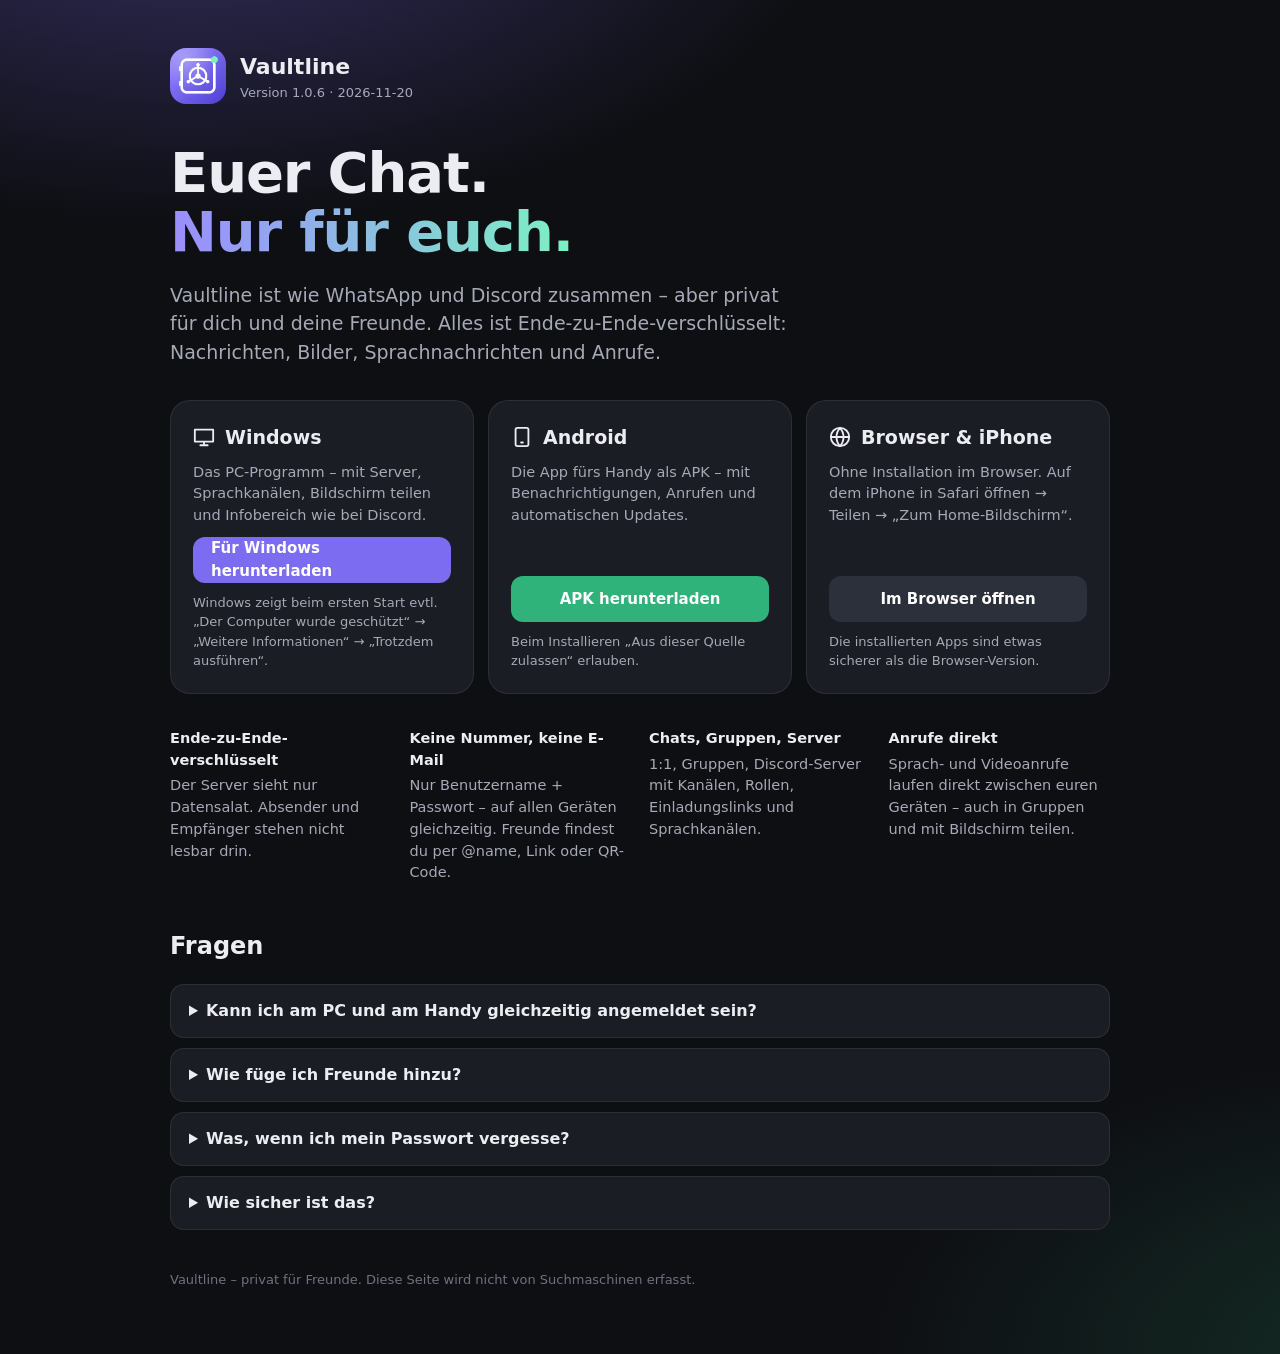
<file: index.html>
<!DOCTYPE html>
<html lang="de">
<head>
<meta charset="utf-8">
<meta name="viewport" content="width=device-width, initial-scale=1">
<meta name="robots" content="noindex, nofollow">
<title>Vaultline – dein privater Messenger</title>
<link rel="icon" href="icon-192.png">
<meta name="theme-color" content="#0E0F13">
<style>
  :root { --a: #7C6CF2; --a2: #9B8CFF; --ok: #2FB37A; --bg: #0E0F13; --c: #1B1D24; --l: rgba(255,255,255,.08); --t: #ECEDF2; --t2: #A6A9B6; }
  * { box-sizing: border-box; }
  body { margin: 0; font: 16px/1.5 "Inter", "Segoe UI Variable Text", "Segoe UI", system-ui, sans-serif; color: var(--t); background: radial-gradient(1100px 600px at 15% -10%, rgba(124,108,242,.35), transparent 60%), radial-gradient(900px 500px at 110% 100%, rgba(47,179,122,.18), transparent 60%), var(--bg); min-height: 100vh; }
  .wrap { max-width: 980px; margin: 0 auto; padding: 48px 20px 64px; }
  header { display: flex; align-items: center; gap: 14px; }
  header img { width: 56px; height: 56px; border-radius: 16px; }
  h1 { font-size: clamp(34px, 6vw, 56px); line-height: 1.05; margin: 40px 0 12px; letter-spacing: -.02em; }
  h1 span { background: linear-gradient(90deg, var(--a2), #7CF2C2); -webkit-background-clip: text; background-clip: text; color: transparent; }
  .lead { color: var(--t2); font-size: 19px; max-width: 640px; }
  .dl { display: grid; grid-template-columns: repeat(auto-fit, minmax(260px, 1fr)); gap: 14px; margin: 34px 0; }
  .card { background: var(--c); border: 1px solid var(--l); border-radius: 20px; padding: 22px; display: flex; flex-direction: column; gap: 10px; }
  .card h3 { margin: 0; font-size: 19px; display: flex; gap: 10px; align-items: center; }
  .card p { margin: 0; color: var(--t2); font-size: 14.5px; flex: 1; }
  .btn { display: inline-flex; align-items: center; justify-content: center; gap: 8px; height: 46px; padding: 0 18px; border-radius: 12px; background: var(--a); color: #fff; font-weight: 700; text-decoration: none; border: 0; cursor: pointer; font-size: 15px; }
  .btn:hover { background: var(--a2); }
  .btn.sec { background: #2C303B; } .btn.sec:hover { background: #363a47; }
  .btn.ok { background: var(--ok); }
  svg { width: 22px; height: 22px; stroke: currentColor; fill: none; stroke-width: 2; stroke-linecap: round; stroke-linejoin: round; flex: none; }
  .feat { display: grid; grid-template-columns: repeat(auto-fit, minmax(220px, 1fr)); gap: 18px; margin-top: 28px; }
  .feat div { color: var(--t2); font-size: 14.5px; } .feat b { color: var(--t); display: block; margin-bottom: 4px; }
  .invite { display: none; background: linear-gradient(135deg, rgba(124,108,242,.22), rgba(47,179,122,.14)); border: 1px solid rgba(155,140,255,.4); border-radius: 20px; padding: 22px; margin-top: 30px; }
  .invite.on { display: block; }
  .code { font: 12px/1.4 ui-monospace, Consolas, monospace; background: rgba(0,0,0,.35); padding: 10px; border-radius: 10px; word-break: break-all; color: var(--t2); margin: 10px 0; max-height: 80px; overflow: auto; }
  .small { font-size: 13px; color: var(--t2); }
  details { background: var(--c); border: 1px solid var(--l); border-radius: 14px; padding: 14px 18px; margin-top: 10px; }
  summary { cursor: pointer; font-weight: 700; }
  footer { margin-top: 40px; color: #6E7280; font-size: 13px; }
  #ver { color: var(--t2); font-size: 13px; }
</style>
</head>
<body>
<div class="wrap">
  <header><img src="icon-192.png" alt=""><div><div style="font-weight:800;font-size:22px">Vaultline</div><div id="ver">Privater Messenger</div></div></header>

  <div class="invite" id="inv">
    <h3 style="margin:0 0 6px" id="inv-t">Du wurdest eingeladen!</h3>
    <div class="small" id="inv-s">Installiere Vaultline, öffne es und füge diesen Link unter „Freund hinzufügen“ ein.</div>
    <div class="code" id="inv-code"></div>
    <div style="display:flex;gap:10px;flex-wrap:wrap"><button class="btn" id="inv-copy">Link kopieren</button><a class="btn sec" id="inv-web" href="app/">Direkt im Browser öffnen</a></div>
  </div>

  <h1>Euer Chat.<br><span>Nur für euch.</span></h1>
  <p class="lead">Vaultline ist wie WhatsApp und Discord zusammen – aber privat für dich und deine Freunde. Alles ist Ende-zu-Ende-verschlüsselt: Nachrichten, Bilder, Sprachnachrichten und Anrufe.</p>

  <div class="dl">
    <div class="card"><h3><svg viewBox="0 0 24 24"><path d="M2 4h20v13H2zM8 21h8M12 17v4"/></svg>Windows</h3><p>Das PC-Programm – mit Server, Sprachkanälen, Bildschirm teilen und Infobereich wie bei Discord.</p><a class="btn" id="dl-exe" href="https://github.com/RexJonas333/kreis-web/releases/download/neueste/Vaultline-Setup.exe">Für Windows herunterladen</a><span class="small">Windows zeigt beim ersten Start evtl. „Der Computer wurde geschützt“ → „Weitere Informationen“ → „Trotzdem ausführen“.</span></div>
    <div class="card"><h3><svg viewBox="0 0 24 24"><path d="M7 2h10a2 2 0 0 1 2 2v16a2 2 0 0 1-2 2H7a2 2 0 0 1-2-2V4a2 2 0 0 1 2-2zM11 18h2"/></svg>Android</h3><p>Die App fürs Handy als APK – mit Benachrichtigungen, Anrufen und automatischen Updates.</p><a class="btn ok" id="dl-apk" href="Vaultline.apk">APK herunterladen</a><span class="small">Beim Installieren „Aus dieser Quelle zulassen“ erlauben.</span></div>
    <div class="card"><h3><svg viewBox="0 0 24 24"><circle cx="12" cy="12" r="10"/><path d="M2 12h20M12 2a15 15 0 0 1 0 20M12 2a15 15 0 0 0 0 20"/></svg>Browser &amp; iPhone</h3><p>Ohne Installation im Browser. Auf dem iPhone in Safari öffnen → Teilen → „Zum Home-Bildschirm“.</p><a class="btn sec" href="app/">Im Browser öffnen</a><span class="small">Die installierten Apps sind etwas sicherer als die Browser-Version.</span></div>
  </div>

  <div class="feat">
    <div><b>Ende-zu-Ende-verschlüsselt</b>Der Server sieht nur Datensalat. Absender und Empfänger stehen nicht lesbar drin.</div>
    <div><b>Keine Nummer, keine E-Mail</b>Nur Benutzername + Passwort – auf allen Geräten gleichzeitig. Freunde findest du per @name, Link oder QR-Code.</div>
    <div><b>Chats, Gruppen, Server</b>1:1, Gruppen, Discord-Server mit Kanälen, Rollen, Einladungslinks und Sprachkanälen.</div>
    <div><b>Anrufe direkt</b>Sprach- und Videoanrufe laufen direkt zwischen euren Geräten – auch in Gruppen und mit Bildschirm teilen.</div>
  </div>

  <h2 style="margin-top:44px">Fragen</h2>
  <details><summary>Kann ich am PC und am Handy gleichzeitig angemeldet sein?</summary><p class="small">Ja. Erstelle beim ersten Start ein Konto mit Benutzername und Passwort und melde dich auf deinen anderen Geräten einfach damit an. Deine Chats werden automatisch übertragen.</p></details>
  <details><summary>Wie füge ich Freunde hinzu?</summary><p class="small">Am einfachsten über den Benutzernamen: + → „Freund hinzufügen“ → @name eingeben. Oder: Öffne Vaultline → „Freund hinzufügen“. Dort siehst du deinen QR-Code und deinen Link. Schick ihn deinem Freund – er fügt ihn bei sich ein oder scannt den Code. Sobald er annimmt, könnt ihr schreiben.</p></details>
  <details><summary>Was, wenn ich mein Passwort vergesse?</summary><p class="small">Dann kann es niemand zurücksetzen – das ist der Preis dafür, dass wirklich nur du an deine Schlüssel kommst. Solange du noch auf einem Gerät angemeldet bist, kannst du dort eine Sicherungsdatei erstellen oder das Passwort ändern.</p></details>
  <details><summary>Wie sicher ist das?</summary><p class="small">Jede Nachricht wird auf deinem Gerät mit ECDH (P-256) und AES-256-GCM verschlüsselt und mit ECDSA unterschrieben. Anrufe laufen per WebRTC (DTLS-SRTP) direkt zwischen den Geräten. Vergleicht für maximale Sicherheit in Vaultline eure Sicherheitsnummer.</p></details>

  <footer>Vaultline – privat für Freunde. Diese Seite wird nicht von Suchmaschinen erfasst.</footer>
</div>
<script>
  (function () {
    var h = location.hash || '';
    var add = h.match(/add=(K1[A-Za-z0-9_-]+)/), join = h.match(/join=(J1[A-Za-z0-9_-]+)/);
    if (add || join) {
      var inv = document.getElementById('inv'); inv.classList.add('on');
      var link = location.href;
      document.getElementById('inv-code').textContent = link;
      try {
        var raw = (add ? add[1] : join[1]).slice(2).replace(/-/g, '+').replace(/_/g, '/');
        while (raw.length % 4) raw += '=';
        var d = JSON.parse(decodeURIComponent(escape(atob(raw))));
        document.getElementById('inv-t').textContent = add ? (d.n + ' möchte mit dir auf Vaultline schreiben!') : ('Du wurdest zu „' + d.n + '“ eingeladen!');
      } catch (e) {}
      document.getElementById('inv-web').href = 'app/' + h;
      document.getElementById('inv-copy').onclick = function () { navigator.clipboard.writeText(link).then(function () { document.getElementById('inv-copy').textContent = 'Kopiert!'; }); };
    }
    fetch('version.json', { cache: 'no-store' }).then(function (r) { return r.json(); }).then(function (v) {
      document.getElementById('ver').textContent = 'Version ' + v.name + ' · ' + v.date;
      if (v.exe) document.getElementById('dl-exe').href = v.exe;
    }).catch(function () {});
  })();
</script>
</body>
</html>
</file>
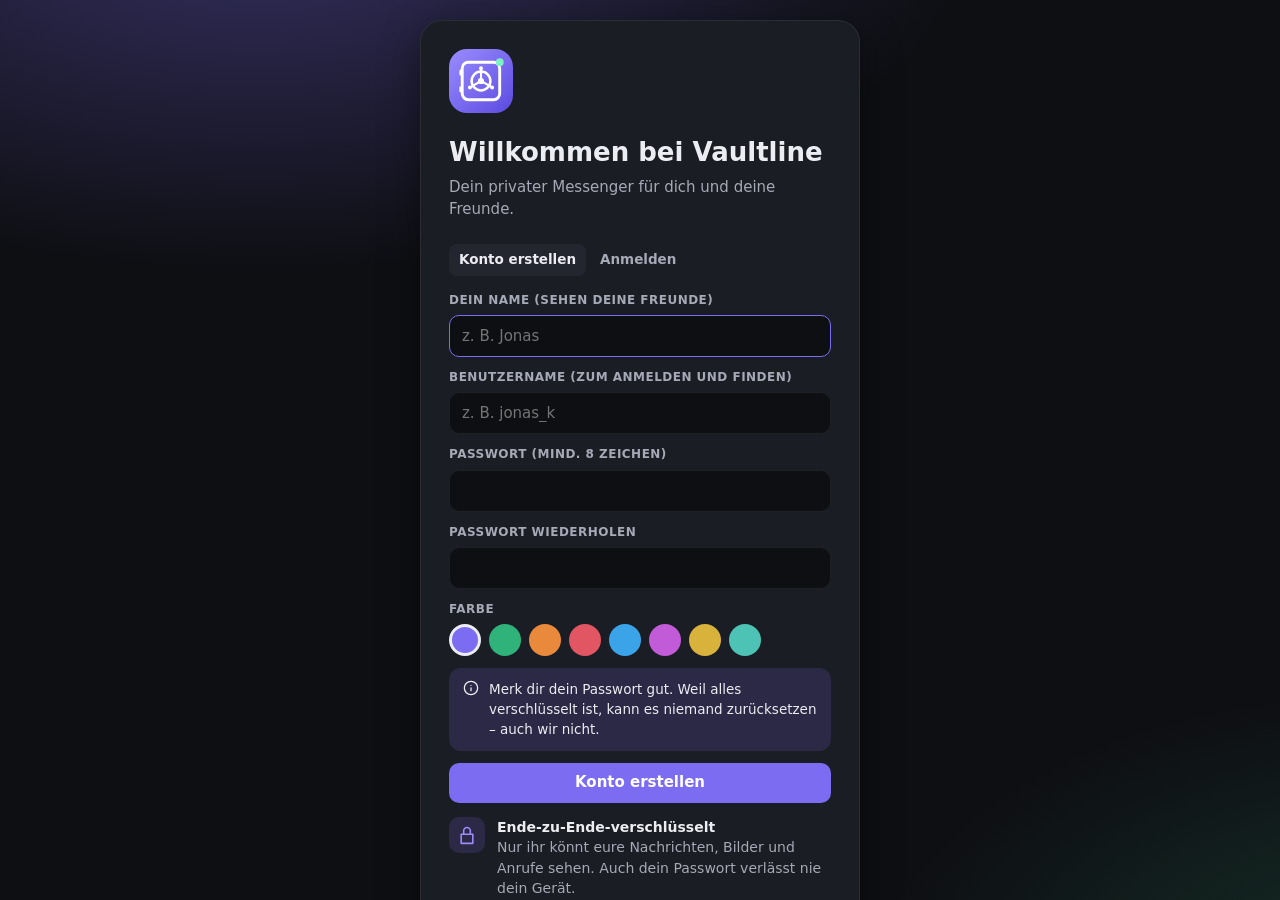
<file: app/index.html>
<!DOCTYPE html>
<html lang="de">
<head>
<meta charset="utf-8">
<meta name="viewport" content="width=device-width, initial-scale=1, viewport-fit=cover, interactive-widget=resizes-content">
<meta name="robots" content="noindex, nofollow">
<meta http-equiv="Content-Security-Policy" content="default-src 'self'; script-src 'self'; style-src 'self' 'unsafe-inline'; img-src 'self' data: blob:; media-src 'self' blob: data:; connect-src 'self' https://hjaozuhxxclxuhyjzfab.supabase.co wss://hjaozuhxxclxuhyjzfab.supabase.co https://rexjonas333.github.io blob: data:; worker-src 'self'; frame-src 'none'; object-src 'none'; base-uri 'none'; form-action 'none'">
<meta name="theme-color" content="#0E0F13">
<meta name="mobile-web-app-capable" content="yes">
<meta name="apple-mobile-web-app-capable" content="yes">
<meta name="apple-mobile-web-app-status-bar-style" content="black-translucent">
<meta name="apple-mobile-web-app-title" content="Vaultline">
<title>Vaultline</title>
<link rel="manifest" href="manifest.webmanifest">
<link rel="icon" type="image/png" href="icons/icon-192.png">
<link rel="apple-touch-icon" href="icons/apple-touch-icon.png">
<link rel="stylesheet" href="css/app.css">
<script src="js/config.js"></script>
<script src="js/vendor/qrcode.js"></script>
<script src="js/vendor/jsQR.js"></script>
<script src="js/crypto.js"></script>
<script src="js/store.js"></script>
<script src="js/net.js"></script>
<script src="js/core.js"></script>
<script src="js/ui.js"></script>
<script src="js/app.js"></script>
<script src="js/app2.js"></script>
<script src="js/call.js"></script>
<script src="js/pwa.js"></script>
</head>
<body>
<div id="app"></div>
</body>
</html>
</file>
<file: app/css/app.css>
/* Kreis – Design */
:root {
  --accent: #7C6CF2; --accent-2: #9B8CFF; --accent-ink: #fff; --accent-soft: rgba(124,108,242,.16);
  --ok: #2FB37A; --warn: #E9A23B; --bad: #E25563;
  --bg0: #0E0F13; --bg1: #15161C; --bg2: #1B1D24; --bg3: #23262F; --bg4: #2C303B; --line: rgba(255,255,255,.07);
  --tx: #ECEDF2; --tx2: #A6A9B6; --tx3: #6E7280; --bubble: #23262F; --mine: #3B3470;
  --shadow: 0 12px 40px rgba(0,0,0,.45); --r: 14px; --r2: 10px;
  --font: "Inter", "Segoe UI Variable Text", "Segoe UI", system-ui, -apple-system, Roboto, sans-serif;
  --safe-t0: var(--safe-area-inset-top, env(safe-area-inset-top, 0px)); --safe-t: var(--safe-t0); --safe-b: var(--safe-area-inset-bottom, env(safe-area-inset-bottom, 0px));
  color-scheme: dark;
}
:root[data-theme="light"] {
  --accent: #6656E8; --accent-2: #7C6CF2; --accent-soft: rgba(102,86,232,.12);
  --bg0: #E7E8EE; --bg1: #F1F2F6; --bg2: #FFFFFF; --bg3: #F3F4F8; --bg4: #E6E8EF; --line: rgba(20,22,40,.08);
  --tx: #16171D; --tx2: #565A68; --tx3: #8B8F9C; --bubble: #F1F2F7; --mine: #E5E1FF;
  --shadow: 0 12px 40px rgba(20,22,40,.16);
  color-scheme: light;
}
* { box-sizing: border-box; -webkit-tap-highlight-color: transparent; }
html, body { margin: 0; height: 100%; background: var(--bg0); color: var(--tx); font: 15px/1.45 var(--font); overflow: hidden; }
button, input, textarea, select { font: inherit; color: inherit; }
button { cursor: pointer; border: 0; background: none; padding: 0; }
a { color: var(--accent-2); }
::selection { background: var(--accent-soft); }
::-webkit-scrollbar { width: 10px; height: 10px; }
::-webkit-scrollbar-thumb { background: var(--bg4); border-radius: 10px; border: 3px solid transparent; background-clip: padding-box; }
::-webkit-scrollbar-track { background: transparent; }
svg.i { width: 20px; height: 20px; flex: none; stroke: currentColor; fill: none; stroke-width: 1.9; stroke-linecap: round; stroke-linejoin: round; }
svg.i.s { width: 16px; height: 16px; } svg.i.l { width: 24px; height: 24px; }
.hide { display: none !important; }
.muted { color: var(--tx2); } .dim { color: var(--tx3); } .small { font-size: 13px; } .tiny { font-size: 11.5px; }
.row { display: flex; align-items: center; gap: 10px; } .grow { flex: 1; min-width: 0; } .wrap { flex-wrap: wrap; }
.ell { white-space: nowrap; overflow: hidden; text-overflow: ellipsis; }

/* App-Gerüst */
#app { position: fixed; inset: 0; display: grid; grid-template-columns: 72px 290px minmax(0, 1fr) auto; grid-template-rows: minmax(0, 1fr); padding-top: var(--safe-t); }
#app > * { min-height: 0; }
.rail { background: var(--bg0); display: flex; flex-direction: column; align-items: center; gap: 8px; padding: 12px 0 calc(12px + var(--safe-b)); overflow-y: auto; scrollbar-width: none; }
.rail::-webkit-scrollbar { display: none; }
.rail .sep { width: 32px; height: 2px; border-radius: 2px; background: var(--line); margin: 2px 0; flex: none; }
.rb { position: relative; width: 48px; height: 48px; border-radius: 24px; display: grid; place-items: center; background: var(--bg2); color: var(--tx2); font-weight: 700; font-size: 16px; transition: border-radius .18s, background .18s, color .18s; flex: none; overflow: visible; }
.rb:hover { border-radius: 16px; background: var(--accent); color: #fff; }
.rb.on { border-radius: 16px; background: var(--accent); color: #fff; }
.rb.on::before, .rb:hover::before { content: ""; position: absolute; left: -12px; width: 4px; border-radius: 0 4px 4px 0; background: var(--tx); height: 20px; }
.rb.on::before { height: 40px; }
.rb .badge { position: absolute; right: -4px; bottom: -4px; }
.rb.add { color: var(--ok); } .rb.add:hover { background: var(--ok); color: #fff; }
.rb img { width: 100%; height: 100%; border-radius: inherit; object-fit: cover; }
.badge { min-width: 18px; height: 18px; padding: 0 5px; border-radius: 9px; background: var(--bad); color: #fff; font-size: 11px; font-weight: 700; display: inline-grid; place-items: center; border: 3px solid var(--bg0); box-sizing: content-box; }
.badge.soft { background: var(--bg4); color: var(--tx2); border: 0; }
.badge.at { background: var(--accent); }

.side { background: var(--bg1); display: flex; flex-direction: column; min-width: 0; border-right: 1px solid var(--line); }
.side-h { height: 56px; padding: 0 14px; display: flex; align-items: center; gap: 8px; border-bottom: 1px solid var(--line); font-weight: 700; flex: none; }
.side-h .t { flex: 1; min-width: 0; }
.side-b { flex: 1; overflow-y: auto; padding: 8px; }
.search { display: flex; align-items: center; gap: 8px; background: var(--bg0); border-radius: 10px; padding: 0 10px; height: 36px; color: var(--tx3); }
.search input { border: 0; outline: 0; background: none; flex: 1; min-width: 0; height: 100%; color: var(--tx); }
.tabs { display: flex; gap: 4px; padding: 8px 0 4px; }
.tab { padding: 6px 10px; border-radius: 8px; color: var(--tx2); font-weight: 600; font-size: 13.5px; display: inline-flex; gap: 6px; align-items: center; }
.tab:hover { background: var(--bg3); color: var(--tx); } .tab.on { background: var(--bg3); color: var(--tx); }
.grp-t { font-size: 11.5px; font-weight: 700; letter-spacing: .04em; text-transform: uppercase; color: var(--tx3); padding: 14px 8px 6px; display: flex; align-items: center; gap: 6px; }
.grp-t button { margin-left: auto; color: var(--tx3); } .grp-t button:hover { color: var(--tx); }

.item { display: flex; align-items: center; gap: 11px; padding: 8px; border-radius: 10px; color: var(--tx2); width: 100%; text-align: left; position: relative; }
.item:hover { background: var(--bg3); color: var(--tx); } .item.on { background: var(--bg4); color: var(--tx); }
.item .nm { font-weight: 600; color: var(--tx); } .item .sub { font-size: 13px; color: var(--tx3); }
.item .meta { display: flex; flex-direction: column; align-items: flex-end; gap: 4px; font-size: 11.5px; color: var(--tx3); }
.item.unread .nm { color: var(--tx); } .item.unread .sub { color: var(--tx2); font-weight: 500; }
.chan { display: flex; align-items: center; gap: 8px; padding: 6px 8px; border-radius: 8px; color: var(--tx3); width: 100%; text-align: left; font-weight: 500; }
.chan:hover { background: var(--bg3); color: var(--tx2); } .chan.on { background: var(--bg4); color: var(--tx); }
.chan.unread { color: var(--tx); font-weight: 700; }
.chan .act { opacity: 0; margin-left: auto; color: var(--tx3); } .chan:hover .act { opacity: 1; }
.vmem { display: flex; align-items: center; gap: 8px; padding: 3px 8px 3px 34px; font-size: 13.5px; color: var(--tx2); }
.vmem .av { width: 22px; height: 22px; font-size: 10px; }

.av { width: 40px; height: 40px; border-radius: 50%; display: grid; place-items: center; color: #fff; font-weight: 700; flex: none; position: relative; font-size: 15px; background: var(--accent); user-select: none; }
.av img { width: 100%; height: 100%; border-radius: 50%; object-fit: cover; }
.av.sm { width: 32px; height: 32px; font-size: 13px; } .av.xs { width: 24px; height: 24px; font-size: 10px; } .av.lg { width: 84px; height: 84px; font-size: 30px; }
.av.sq { border-radius: 14px; }
.av .dot { position: absolute; right: -2px; bottom: -2px; width: 14px; height: 14px; border-radius: 50%; background: var(--tx3); border: 3px solid var(--bg1); }
.av .dot.on { background: var(--ok); }
.av.speaking { box-shadow: 0 0 0 3px var(--ok); }

.me-bar { flex: none; display: flex; align-items: center; gap: 8px; padding: 8px 8px calc(8px + var(--safe-b)); background: var(--bg0); }
:root[data-theme="light"] .me-bar { background: var(--bg4); }
.me-bar .who { flex: 1; min-width: 0; padding: 2px 6px; border-radius: 8px; display: flex; gap: 8px; align-items: center; text-align: left; }
.me-bar .who:hover { background: var(--bg3); }
.ib { width: 34px; height: 34px; border-radius: 9px; display: grid; place-items: center; color: var(--tx2); flex: none; position: relative; }
.ib:hover { background: var(--bg3); color: var(--tx); }
.ib.on { color: var(--accent-2); } .ib.red { color: var(--bad); } .ib.redbg { background: var(--bad); color: #fff; }
.ib.lg { width: 44px; height: 44px; border-radius: 22px; }

.vbar { margin: 0 8px 8px; padding: 10px; border-radius: 12px; background: var(--bg2); border: 1px solid var(--line); }
.vbar .st { color: var(--ok); font-weight: 700; font-size: 13.5px; }

/* Hauptbereich */
.main { display: flex; flex-direction: column; min-width: 0; background: var(--bg2); position: relative; }
.main-h { height: 56px; flex: none; display: flex; align-items: center; gap: 10px; padding: 0 10px 0 16px; border-bottom: 1px solid var(--line); background: var(--bg2); z-index: 2; }
.main-h .t { font-weight: 700; } .main-h .s { font-size: 12.5px; color: var(--tx3); }
.back { display: none; }
.pinbar { flex: none; display: flex; align-items: center; gap: 10px; padding: 8px 16px; background: var(--bg1); border-bottom: 1px solid var(--line); font-size: 13.5px; cursor: pointer; }
.msgs { flex: 1; overflow-y: auto; padding: 16px 0 6px; display: flex; flex-direction: column; overscroll-behavior: contain; }
.msgs .spacer { flex: 1; }
.day { align-self: center; margin: 14px 0 6px; padding: 3px 12px; border-radius: 20px; background: var(--bg1); color: var(--tx3); font-size: 12px; font-weight: 600; }
.sys { align-self: center; color: var(--tx3); font-size: 13px; margin: 6px 16px; text-align: center; }
.m { display: flex; gap: 12px; padding: 2px 16px; position: relative; }
.m:hover { background: rgba(127,127,160,.06); }
.m.first { margin-top: 12px; }
.m .gut { width: 40px; flex: none; }
.m .gut .tm { display: none; font-size: 10.5px; color: var(--tx3); text-align: right; padding-top: 4px; }
.m:not(.first):hover .gut .tm { display: block; }
.m .body { min-width: 0; flex: 1; }
.m .hd { display: flex; align-items: baseline; gap: 8px; }
.m .hd .n { font-weight: 700; color: var(--tx); cursor: pointer; } .m .hd .n:hover { text-decoration: underline; }
.m .hd .tm { font-size: 11.5px; color: var(--tx3); }
.role { font-size: 10.5px; font-weight: 700; padding: 1px 6px; border-radius: 6px; background: var(--bg4); }
.m .txt { white-space: pre-wrap; word-wrap: break-word; overflow-wrap: anywhere; color: var(--tx); }
.m .txt.big { font-size: 40px; line-height: 1.2; }
.m .txt code { background: var(--bg0); padding: 1px 5px; border-radius: 5px; font: 13px/1.4 ui-monospace, Consolas, monospace; }
.m .txt pre { background: var(--bg0); padding: 10px 12px; border-radius: 8px; overflow-x: auto; margin: 4px 0; font: 13px/1.5 ui-monospace, Consolas, monospace; white-space: pre; }
.m .txt blockquote { margin: 2px 0; padding-left: 10px; border-left: 3px solid var(--bg4); color: var(--tx2); }
.m .txt .mention { background: var(--accent-soft); color: var(--accent-2); padding: 0 3px; border-radius: 4px; font-weight: 600; }
.m .txt .spoiler { background: var(--tx3); color: transparent; border-radius: 4px; cursor: pointer; }
.m .txt .spoiler.open { background: var(--bg4); color: var(--tx); }
.m.mentioned { background: rgba(233,162,59,.08); box-shadow: inset 3px 0 0 var(--warn); }
.m .ed { font-size: 11px; color: var(--tx3); }
.m .del { color: var(--tx3); font-style: italic; }
.m .st { display: inline-flex; vertical-align: -3px; margin-left: 4px; color: var(--tx3); } .m .st.read { color: var(--accent-2); } .m .st.fail { color: var(--bad); cursor: pointer; }
.m .rp { display: flex; align-items: center; gap: 6px; font-size: 13px; color: var(--tx3); margin-bottom: 2px; cursor: pointer; }
.m .rp b { color: var(--tx2); }
.m .fwd { font-size: 12px; color: var(--tx3); font-style: italic; }
.m .tools { position: absolute; right: 16px; top: -14px; display: none; background: var(--bg1); border: 1px solid var(--line); border-radius: 10px; box-shadow: var(--shadow); padding: 2px; z-index: 3; }
.m:hover .tools { display: flex; }
.m .tools .ib { width: 32px; height: 32px; }
.m.hl { animation: hl 1.6s ease; }
@keyframes hl { 0%, 40% { background: var(--accent-soft); } 100% { background: transparent; } }
.reacts { display: flex; flex-wrap: wrap; gap: 4px; margin-top: 4px; }
.re { display: inline-flex; align-items: center; gap: 5px; padding: 2px 8px; border-radius: 9px; background: var(--bg1); border: 1px solid var(--line); font-size: 13.5px; }
.re.mine { background: var(--accent-soft); border-color: var(--accent); }
.re:hover { border-color: var(--tx3); }
.thr { margin-top: 4px; font-size: 13px; color: var(--accent-2); font-weight: 600; display: inline-flex; gap: 6px; align-items: center; }

.att { margin-top: 6px; max-width: min(420px, 100%); }
.att.img { border-radius: 12px; overflow: hidden; cursor: zoom-in; background: var(--bg1); position: relative; }
.att.img img, .att.img video { display: block; max-width: 100%; max-height: 360px; object-fit: contain; }
.att.img .blur { filter: blur(8px); transform: scale(1.06); }
.att .over { position: absolute; inset: 0; display: grid; place-items: center; color: #fff; }
.att .over span { background: rgba(0,0,0,.5); padding: 6px 12px; border-radius: 20px; display: inline-flex; gap: 6px; align-items: center; font-size: 13px; }
.fileb { display: flex; align-items: center; gap: 12px; padding: 10px 12px; border-radius: 12px; background: var(--bg1); border: 1px solid var(--line); }
.fileb .ic { width: 40px; height: 40px; border-radius: 10px; display: grid; place-items: center; background: var(--accent-soft); color: var(--accent-2); }
.voice { display: flex; align-items: center; gap: 10px; padding: 8px 12px; border-radius: 22px; background: var(--bg1); border: 1px solid var(--line); width: 280px; max-width: 100%; }
.voice .pl { width: 34px; height: 34px; border-radius: 50%; background: var(--accent); color: #fff; display: grid; place-items: center; flex: none; }
.voice .wave { flex: 1; height: 26px; display: flex; align-items: center; gap: 2px; }
.voice .wave i { flex: 1; background: var(--tx3); border-radius: 2px; min-height: 3px; }
.voice .wave i.p { background: var(--accent-2); }
.prog { height: 4px; border-radius: 4px; background: var(--bg4); overflow: hidden; margin-top: 6px; }
.prog i { display: block; height: 100%; background: var(--accent); width: 0; transition: width .2s; }
.poll { margin-top: 6px; padding: 12px; border-radius: 12px; background: var(--bg1); border: 1px solid var(--line); max-width: 380px; }
.poll .q { font-weight: 700; margin-bottom: 8px; }
.poll .o { position: relative; display: flex; align-items: center; gap: 10px; padding: 9px 12px; border-radius: 9px; border: 1px solid var(--line); margin-top: 6px; width: 100%; text-align: left; overflow: hidden; }
.poll .o .bar { position: absolute; inset: 0 auto 0 0; background: var(--accent-soft); z-index: 0; transition: width .3s; }
.poll .o > * { position: relative; z-index: 1; } .poll .o.mine { border-color: var(--accent); }

.typing { height: 22px; flex: none; padding: 0 18px; font-size: 12.5px; color: var(--tx2); display: flex; align-items: center; gap: 6px; }
.typing .dots i { display: inline-block; width: 5px; height: 5px; border-radius: 50%; background: var(--tx2); margin-right: 2px; animation: dot 1.2s infinite; }
.typing .dots i:nth-child(2) { animation-delay: .15s; } .typing .dots i:nth-child(3) { animation-delay: .3s; }
@keyframes dot { 0%, 60%, 100% { opacity: .3; transform: none; } 30% { opacity: 1; transform: translateY(-3px); } }

.composer { flex: none; padding: 0 16px calc(14px + var(--safe-b)); }
.cbox { background: var(--bg3); border-radius: 14px; display: flex; align-items: flex-end; gap: 4px; padding: 6px; }
.cbox textarea { flex: 1; border: 0; outline: 0; resize: none; background: none; padding: 8px 6px; max-height: 200px; min-height: 22px; line-height: 1.4; color: var(--tx); }
.cbox textarea::placeholder { color: var(--tx3); }
.cbox .ib { width: 36px; height: 36px; }
.cbox .send { background: var(--accent); color: #fff; } .cbox .send:hover { background: var(--accent-2); color: #fff; }
.ctx { display: flex; align-items: center; gap: 10px; padding: 8px 12px; border-radius: 12px 12px 0 0; background: var(--bg1); font-size: 13px; color: var(--tx2); border: 1px solid var(--line); border-bottom: 0; }
.ctx + .cbox { border-radius: 0 0 14px 14px; }
.rec { display: flex; align-items: center; gap: 10px; flex: 1; padding: 0 8px; color: var(--bad); font-weight: 600; }
.rec .pulse { width: 10px; height: 10px; border-radius: 50%; background: var(--bad); animation: pulse 1s infinite; }
@keyframes pulse { 50% { opacity: .3; } }
.locked-note { padding: 14px; text-align: center; color: var(--tx3); background: var(--bg3); border-radius: 12px; }

/* Leerer Zustand */
.empty { flex: 1; display: grid; place-items: center; text-align: center; padding: 30px; color: var(--tx2); }
.empty .big { width: 120px; height: 120px; margin: 0 auto 18px; border-radius: 40px; display: grid; place-items: center; background: var(--accent-soft); color: var(--accent-2); }
.empty h2 { color: var(--tx); margin: 0 0 6px; font-size: 22px; }

/* Rechte Leiste */
.panel { width: 0; overflow: hidden; background: var(--bg1); border-left: 1px solid var(--line); display: flex; flex-direction: column; transition: width .2s; }
.panel.open { width: 330px; }
.panel .side-h { min-width: 330px; } .panel .side-b { min-width: 330px; }
.sect { padding: 6px 4px 14px; }
.kv { display: flex; justify-content: space-between; gap: 10px; padding: 8px 6px; border-radius: 8px; }
.safety { display: grid; grid-template-columns: repeat(4, 1fr); gap: 8px; font: 600 15px/1 ui-monospace, Consolas, monospace; text-align: center; padding: 14px; border-radius: 12px; background: var(--bg0); letter-spacing: .05em; }

/* Buttons & Felder */
.btn { height: 40px; padding: 0 16px; border-radius: 10px; background: var(--accent); color: #fff; font-weight: 600; display: inline-flex; align-items: center; justify-content: center; gap: 8px; white-space: nowrap; }
.btn:hover { background: var(--accent-2); }
.btn.sec { background: var(--bg4); color: var(--tx); } .btn.sec:hover { background: var(--bg3); filter: brightness(1.15); }
.btn.ghost { background: none; color: var(--tx2); } .btn.ghost:hover { background: var(--bg3); color: var(--tx); }
.btn.red { background: var(--bad); } .btn.ok { background: var(--ok); }
.btn.full { width: 100%; } .btn.sm { height: 32px; padding: 0 12px; font-size: 13.5px; border-radius: 8px; }
.btn:disabled { opacity: .5; cursor: default; }
.fld { display: block; margin: 12px 0; }
.fld > span { display: block; font-size: 12px; font-weight: 700; text-transform: uppercase; letter-spacing: .04em; color: var(--tx2); margin-bottom: 6px; }
.inp { width: 100%; height: 42px; border-radius: 10px; border: 1px solid var(--line); background: var(--bg0); padding: 0 12px; outline: 0; color: var(--tx); }
textarea.inp { height: auto; padding: 10px 12px; resize: vertical; min-height: 70px; }
.inp:focus { border-color: var(--accent); }
select.inp { appearance: none; background-image: linear-gradient(45deg, transparent 50%, var(--tx2) 50%), linear-gradient(135deg, var(--tx2) 50%, transparent 50%); background-position: calc(100% - 18px) 18px, calc(100% - 13px) 18px; background-size: 5px 5px; background-repeat: no-repeat; padding-right: 32px; }
.sw { position: relative; width: 42px; height: 24px; border-radius: 12px; background: var(--bg4); flex: none; transition: background .2s; }
.sw::after { content: ""; position: absolute; left: 3px; top: 3px; width: 18px; height: 18px; border-radius: 50%; background: #fff; transition: left .2s; }
.sw.on { background: var(--ok); } .sw.on::after { left: 21px; }
.opt { display: flex; align-items: center; gap: 12px; padding: 12px 6px; border-bottom: 1px solid var(--line); cursor: pointer; }
.opt:last-child { border-bottom: 0; }
.chk { display: flex; align-items: center; gap: 10px; padding: 8px; border-radius: 10px; cursor: pointer; }
.chk:hover { background: var(--bg3); }
.chk input { width: 18px; height: 18px; accent-color: var(--accent); }
.colors { display: flex; gap: 8px; flex-wrap: wrap; }
.colors button { width: 32px; height: 32px; border-radius: 50%; border: 3px solid transparent; }
.colors button.on { border-color: var(--tx); }

/* Fenster (Modal) */
.ov { position: fixed; inset: 0; background: rgba(5,6,10,.62); display: grid; place-items: center; z-index: 50; padding: 16px; animation: fade .15s; backdrop-filter: blur(3px); }
@keyframes fade { from { opacity: 0; } }
.modal { width: min(480px, 100%); max-height: calc(100% - 20px); overflow: auto; background: var(--bg2); border-radius: 18px; box-shadow: var(--shadow); animation: pop .18s ease; display: flex; flex-direction: column; }
.modal.wide { width: min(820px, 100%); }
@keyframes pop { from { transform: translateY(10px) scale(.98); opacity: 0; } }
.modal .mh { display: flex; align-items: center; gap: 10px; padding: 18px 20px 6px; }
.modal .mh h3 { margin: 0; font-size: 19px; flex: 1; }
.modal .mb { padding: 8px 20px 18px; }
.modal .mf { display: flex; justify-content: flex-end; gap: 8px; padding: 12px 20px 18px; }
.set { display: grid; grid-template-columns: 200px 1fr; min-height: 520px; }
.set nav { background: var(--bg1); padding: 14px 8px; display: flex; flex-direction: column; gap: 2px; }
.set nav button { text-align: left; padding: 9px 12px; border-radius: 8px; color: var(--tx2); font-weight: 600; display: flex; gap: 10px; align-items: center; }
.set nav button:hover { background: var(--bg3); color: var(--tx); } .set nav button.on { background: var(--bg4); color: var(--tx); }
.set .pane { padding: 20px 24px; overflow: auto; max-height: 75vh; }
.set .pane h3 { margin: 0 0 12px; }
.qr { background: #fff; padding: 12px; border-radius: 14px; display: inline-block; line-height: 0; }
.qr img { width: 200px; height: 200px; image-rendering: pixelated; }
.code { font: 12px/1.4 ui-monospace, Consolas, monospace; word-break: break-all; background: var(--bg0); padding: 10px; border-radius: 10px; color: var(--tx2); max-height: 90px; overflow: auto; user-select: all; }
.note { padding: 12px 14px; border-radius: 12px; background: var(--accent-soft); color: var(--tx); font-size: 13.5px; display: flex; gap: 10px; }
.note.warn { background: rgba(233,162,59,.14); }
.emojis { display: grid; grid-template-columns: repeat(8, 1fr); gap: 2px; }
.emojis button { font-size: 22px; height: 40px; border-radius: 8px; } .emojis button:hover { background: var(--bg3); }
.pop { position: fixed; z-index: 60; background: var(--bg1); border: 1px solid var(--line); border-radius: 14px; box-shadow: var(--shadow); padding: 6px; animation: pop .12s; max-height: 70vh; overflow: auto; }
.menu { min-width: 210px; }
.menu button { display: flex; align-items: center; gap: 10px; width: 100%; padding: 9px 10px; border-radius: 8px; color: var(--tx2); text-align: left; font-weight: 500; }
.menu button:hover { background: var(--accent); color: #fff; }
.menu button.red { color: var(--bad); } .menu button.red:hover { background: var(--bad); color: #fff; }
.menu hr { border: 0; border-top: 1px solid var(--line); margin: 4px 0; }
.quick { display: flex; gap: 2px; padding: 2px 2px 6px; border-bottom: 1px solid var(--line); margin-bottom: 4px; }
.quick button { font-size: 21px; width: 38px; height: 38px; border-radius: 50%; } .quick button:hover { background: var(--bg3); }

/* Hinweise */
#toasts { position: fixed; left: 50%; bottom: calc(24px + var(--safe-b)); transform: translateX(-50%); z-index: 80; display: flex; flex-direction: column; gap: 8px; align-items: center; pointer-events: none; }
.toast { background: var(--bg4); color: var(--tx); padding: 10px 16px; border-radius: 12px; box-shadow: var(--shadow); font-weight: 500; animation: pop .2s; pointer-events: auto; max-width: 90vw; }
.banner { position: fixed; top: calc(10px + var(--safe-t)); left: 50%; transform: translateX(-50%); z-index: 70; background: var(--bg1); border: 1px solid var(--line); border-radius: 14px; box-shadow: var(--shadow); padding: 10px 12px 10px 16px; display: flex; gap: 12px; align-items: center; max-width: calc(100vw - 20px); }
.offline { position: absolute; top: 56px; left: 0; right: 0; z-index: 3; background: var(--warn); color: #1b1300; text-align: center; font-size: 12.5px; font-weight: 700; padding: 3px; }

/* Bildbetrachter */
.viewer { position: fixed; inset: 0; z-index: 90; background: rgba(0,0,0,.92); display: grid; place-items: center; }
.viewer img, .viewer video { max-width: 96vw; max-height: 88vh; border-radius: 6px; }
.viewer .vt { position: absolute; top: calc(12px + var(--safe-t)); right: 12px; display: flex; gap: 8px; }
.viewer .ib { color: #fff; background: rgba(255,255,255,.1); }

/* Anrufe */
.call { position: relative; flex: none; height: 52%; min-height: 230px; background: #07080B; z-index: 4; display: flex; flex-direction: column; border-bottom: 1px solid var(--line); }
.call.full { position: absolute; inset: 56px 0 0 0; height: auto; z-index: 6; }
.call .tiles { flex: 1; min-height: 0; display: grid; gap: 8px; padding: 8px 12px; grid-template-columns: repeat(auto-fit, minmax(260px, 1fr)); align-content: center; overflow: auto; }
.tile { position: relative; background: #15161C; border-radius: 16px; aspect-ratio: 16/9; overflow: hidden; display: grid; place-items: center; border: 2px solid transparent; transition: border-color .15s; }
.tile.speaking { border-color: var(--ok); }
.tile video { width: 100%; height: 100%; object-fit: cover; background: #000; }
.tile video.contain { object-fit: contain; }
.tile .lbl { position: absolute; left: 10px; bottom: 10px; background: rgba(0,0,0,.6); color: #fff; padding: 3px 10px; border-radius: 8px; font-size: 13px; font-weight: 600; display: flex; gap: 6px; align-items: center; }
.tile .lvl { position: absolute; left: 10px; right: 10px; top: 10px; height: 4px; border-radius: 4px; background: rgba(255,255,255,.12); overflow: hidden; }
.tile .lvl i { display: block; height: 100%; width: 0; background: var(--ok); transition: width .15s; }
.tile .av { width: 88px; height: 88px; font-size: 32px; }
.tile.big { grid-column: 1 / -1; aspect-ratio: auto; height: 100%; min-height: 240px; }
.call .tiles:has(.tile:only-child) .tile { aspect-ratio: auto; height: 100%; max-height: 100%; }
.call .bar { flex: none; display: flex; justify-content: center; gap: 10px; padding: 8px 10px 12px; flex-wrap: wrap; }
.call.full .bar { padding-bottom: calc(18px + var(--safe-b)); }
.call .bar .ib { width: 46px; height: 46px; border-radius: 23px; background: #23262F; color: #fff; }
.call .bar .ib:hover { background: #2C303B; }
.call .bar .ib.off { background: #fff; color: #111; }
.call .bar .ib.redbg { background: var(--bad); }
.call .ctitle { text-align: center; color: #fff; padding: 8px 0 0; font-weight: 700; font-size: 14px; }
.call .tiles { grid-template-columns: repeat(auto-fit, minmax(200px, 1fr)); }
.call:not(.full) .tile { aspect-ratio: auto; height: 100%; min-height: 120px; }
.call:not(.full) .tiles { grid-auto-rows: minmax(120px, 1fr); }
.call:not(.full) .tile .av { width: 64px; height: 64px; font-size: 24px; }
.ring { position: fixed; right: 20px; top: calc(20px + var(--safe-t)); z-index: 85; width: 300px; background: var(--bg1); border: 1px solid var(--line); border-radius: 20px; box-shadow: var(--shadow); padding: 18px; text-align: center; animation: pop .2s; }
.ring .av { margin: 0 auto 10px; animation: ringp 1.4s infinite; }
@keyframes ringp { 0%, 100% { box-shadow: 0 0 0 0 rgba(47,179,122,.6); } 50% { box-shadow: 0 0 0 14px rgba(47,179,122,0); } }
.incall { margin: 8px; padding: 8px 10px; border-radius: 12px; background: var(--ok); color: #fff; display: flex; align-items: center; gap: 8px; font-weight: 600; font-size: 13.5px; cursor: pointer; }

/* Einrichtung / Sperre */
.start { position: fixed; inset: 0; display: grid; place-items: center; padding: 20px; background: radial-gradient(1200px 600px at 20% -10%, rgba(124,108,242,.35), transparent 60%), radial-gradient(900px 500px at 110% 110%, rgba(47,179,122,.2), transparent 60%), var(--bg0); overflow: auto; }
.start .card { width: min(440px, 100%); background: var(--bg2); border-radius: 22px; box-shadow: var(--shadow); padding: 28px; border: 1px solid var(--line); }
.start h1 { margin: 14px 0 6px; font-size: 26px; }
.logo { width: 64px; height: 64px; }
.feat { display: flex; gap: 12px; align-items: flex-start; margin: 14px 0; color: var(--tx2); font-size: 14px; }
.feat .ic { width: 36px; height: 36px; border-radius: 10px; background: var(--accent-soft); color: var(--accent-2); display: grid; place-items: center; flex: none; }
.pin { display: flex; gap: 10px; justify-content: center; margin: 18px 0; }
.pin input { width: 52px; height: 60px; text-align: center; font-size: 26px; border-radius: 12px; border: 1px solid var(--line); background: var(--bg0); outline: 0; }
.pin input:focus { border-color: var(--accent); }

/* Handy */
@media (max-width: 860px) {
  #app { grid-template-columns: 72px minmax(0, 1fr); }
  .main { position: fixed; inset: var(--safe-t) 0 var(--kb, 0px) 0; z-index: 10; transform: translateX(100%); transition: transform .22s ease; }
  #app.chat-open .main { transform: none; }
  .back { display: grid; }
  .panel { position: fixed; inset: var(--safe-t) 0 0 0; z-index: 20; width: 100% !important; transform: translateX(100%); transition: transform .22s; }
  .panel.open { transform: none; }
  .panel .side-h, .panel .side-b { min-width: 0; }
  .m .tools { display: none !important; }
  .set { grid-template-columns: 1fr; } .set nav { flex-direction: row; overflow-x: auto; padding: 8px; } .set nav button { white-space: nowrap; }
  .ov.sheet { padding: 0; place-items: stretch; }
  .modal.sheet { width: 100%; height: 100%; max-height: 100%; border-radius: 0; padding-top: var(--safe-t); animation: slidein .2s ease; }
  @keyframes slidein { from { transform: translateX(30px); opacity: 0; } }
  .modal.sheet .sheet-h { padding: 10px 10px 6px; border-bottom: 1px solid var(--line); }
  .modal.sheet .sheet-h h3 { font-size: 18px; text-align: center; }
  .modal.sheet .mb { flex: 1; overflow-y: auto; padding: 12px 16px calc(24px + var(--safe-b)); }
  .modal.sheet #sbody > h3:first-child { display: none; }
  .modal.sheet .row.wrap .btn, .modal.sheet .btn { max-width: 100%; white-space: normal; height: auto; min-height: 40px; padding-top: 8px; padding-bottom: 8px; }
  .modal.sheet .opt { padding: 14px 4px; }
  .ring { left: 12px; right: 12px; width: auto; }
  .call { height: 44%; min-height: 200px; }
  body.kb-open .call:not(.full) { height: 26%; min-height: 110px; }
  body.kb-open .call:not(.full) .bar, body.kb-open .call:not(.full) .ctitle { display: none; }
  body.kb-open .composer { padding-bottom: 8px; }
  .call .bar .ib { width: 42px; height: 42px; }
  .call .tiles { grid-template-columns: repeat(auto-fit, minmax(130px, 1fr)); gap: 6px; padding: 6px; }
  .modal { max-height: calc(100% - 10px); }
}
@media (max-width: 420px) { #app { grid-template-columns: 64px minmax(0, 1fr); } .rb { width: 44px; height: 44px; } }

/* Anruf-Status: immer sichtbar */
#callstatus { position: fixed; z-index: 75; top: calc(6px + var(--safe-t0)); left: 50%; transform: translateX(-50%); display: flex; align-items: center; gap: 8px; padding: 4px 6px 4px 14px; border-radius: 22px; background: #1f6f4c; color: #fff; box-shadow: var(--shadow); cursor: pointer; max-width: min(520px, calc(100vw - 16px)); font-size: 13.5px; }
#callstatus.wait { background: #8a5a12; }
#callstatus .ib { color: #fff; width: 32px; height: 32px; } #callstatus .ib:hover { background: rgba(255,255,255,.15); }
#callstatus .dot, .call .cdot { width: 9px; height: 9px; border-radius: 50%; background: #7CF2C2; flex: none; animation: pulse 1.4s infinite; display: inline-block; margin-right: 6px; vertical-align: 1px; }
.call .cst { color: #7CF2C2; font-weight: 600; }
.tile .face { display: grid; place-items: center; width: 100%; height: 100%; }
.tile .tvol { position: absolute; right: 10px; bottom: 10px; display: inline-flex; gap: 4px; align-items: center; background: rgba(0,0,0,.55); color: #fff; padding: 4px 8px; border-radius: 8px; font-size: 12px; }
.tile .tvol:hover { background: rgba(0,0,0,.8); }

/* Anruf-Leiste schiebt den Inhalt nach unten, statt Kopfzeile und Zurück-Knopf zu verdecken */
body.cs-on { --safe-t: calc(var(--safe-t0) + 48px); }
.tile .lbl { max-width: calc(100% - 92px); overflow: hidden; white-space: nowrap; text-overflow: ellipsis; }
</file>
